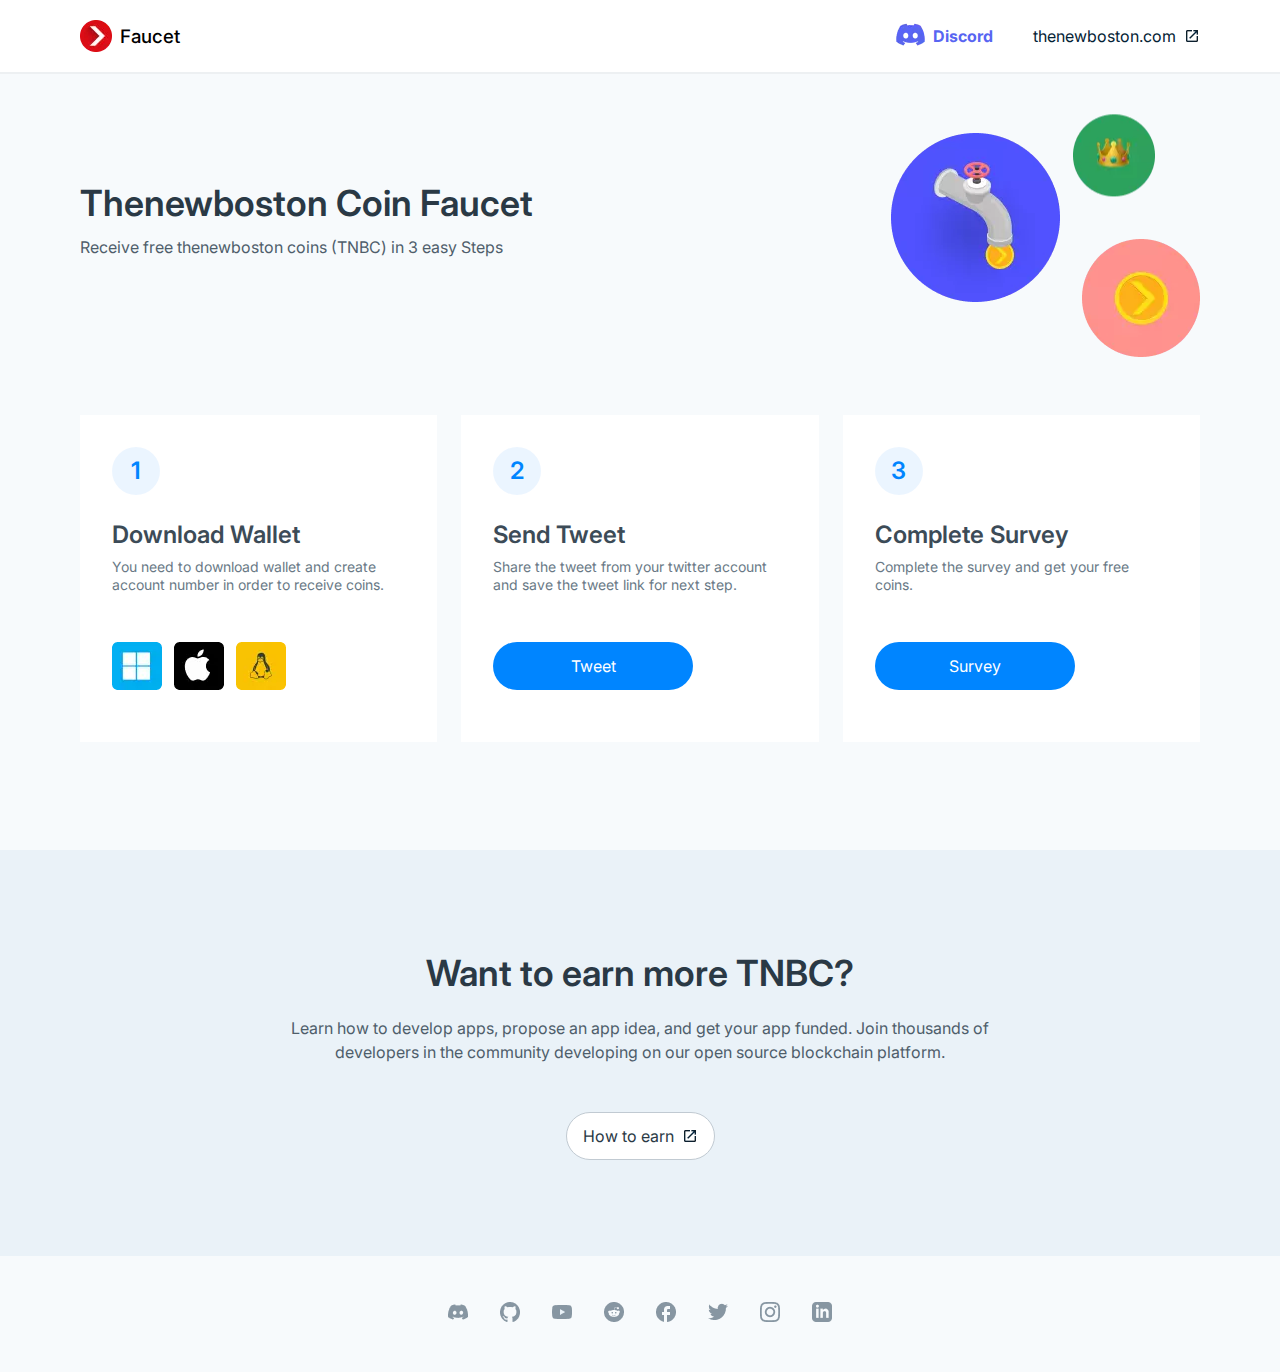
<file: index.html>
<!DOCTYPE html>
<html lang="en">

<head>
   <meta charset="UTF-8">
   <meta http-equiv="X-UA-Compatible" content="IE=edge">
   <meta name="viewport" content="width=device-width, initial-scale=1.0">
   <title>TNBC Faucet | Get free TNBC</title>
   <link href="img/favicon.ico" rel="icon">
   <meta name="title" content="TNBC Faucet | Get free TNBC">
   <meta name="description" content="thenewboston Faucet to get free TNBC">
   <meta name=”robots” content="index, follow">

   <!-- Open Graph / Facebook -->
   <meta property="og:type" content="website">
   <meta property="og:url" content="https://tnbfaucet.com/">
   <meta property="og:title" content="TNBC Faucet | Get free TNBC">
   <meta property="og:description" content="thenewboston Faucet to get free TNBC">

   <!-- Twitter -->
   <meta property="twitter:card" content="summary_large_image">
   <meta property="twitter:url" content="https://tnbfaucet.com/">
   <meta property="twitter:title" content="TNBC Faucet | Get free TNBC">
   <meta property="twitter:description" content="thenewboston Faucet to get free TNBC">

   <link rel="preconnect" href="https://fonts.googleapis.com">
   <link rel="preconnect" href="https://fonts.gstatic.com" crossorigin>
   <link href="https://fonts.googleapis.com/css2?family=Inter:wght@400;500;600;700&display=swap" rel="stylesheet">
   <link rel="stylesheet" href="./css/main.css">
</head>

<body>
   <nav>
      <div class="container nav-bar">
         <div class="brand">
            <img class="brand-logo" src="./img/tnb-logo.webp" alt="thenewboston">
            <h3 class="brand-name">Faucet</h3>
         </div>
         <div class="nav-list hide-on-md">
            <a class="nav-list-item discord-link" target="_blank" href="https://discord.com/invite/thenewboston"
               noreferrer noopenner>
               <img src="./img/discord-logo.webp" alt="Discord">
               Discord
            </a>
            <a class="nav-list-item website-link" href="https://thenewboston.com" noreferrer noopenner>
               thenewboston.com
               <img src="./icons/external-link.webp" alt="thenewboston">
            </a>
         </div>

         <img id="menu-btn" class="show-on-md" src="./icons/menu.webp" alt="Menu" role="button" tabindex="0">
      </div>

   </nav>
   <div id="mobile-nav" class="mobile-nav show-on-md">
      <a class="nav-list-item discord-link" target="_blank" href="https://discord.com/invite/thenewboston" noreferrer
         noopenner>
         <img src="./img/discord-logo.webp" alt="Discord">
         Discord
      </a>
      <a class="nav-list-item website-link" href="https://thenewboston.com" noreferrer noopenner>
         thenewboston.com
         <img src="./icons/external-link.webp" alt="thenewboston">
      </a>
   </div>

   <header class="container hero">
      <div class="hero-content">
         <h1 class="hero-heading">Thenewboston Coin Faucet</h1>
         <p class="hero-tagline">Receive free thenewboston coins (TNBC) in 3 easy Steps</p>
      </div>
      <div class="hero-images">
         <img id="purple-img" src="./img/purple.webp" alt="Faucet">
         <img id="green-img" src="./img/green.webp" alt="Crown">
         <img id="pink-img" src="./img/pink.webp" alt="TNBC">
      </div>
   </header>

   <section class="container steps">
      <div class="step">
         <div class="step-number">
            1
         </div>
         <h2 class="step-heading">Download Wallet</h2>
         <h2 class="step-description">You need to download wallet and create account number in order to receive coins.
         </h2>
         <div class="step-platforms">
            <a class="step-platform" href="https://thenewboston.com/download" target="_blank" noreferrer noopenner>
               <img src="./img/windows-logo.webp" alt="Windows">
            </a>
            <a class="step-platform" href="https://thenewboston.com/download" target="_blank" noreferrer noopenner>
               <img src="./img/macos-logo.webp" alt="MacOS">
            </a>
            <a class="step-platform" href="https://thenewboston.com/download" target="_blank" noreferrer noopenner>
               <img src="./img/linux-logo.webp" alt="Linux">
            </a>
         </div>
      </div>
      <div class="step">
         <div class="step-number">
            2
         </div>
         <h2 class="step-heading">Send Tweet</h2>
         <h2 class="step-description">Share the tweet from your twitter account and save the tweet link for next step.
         </h2>
         <a class="btn btn-primary"
            href="https://twitter.com/intent/tweet?url=https%3A%2F%2Ftnbfaucet.com&text=My%20twitter%20verification%3A%20%3CYour%20account%20number%3E&hashtags=thenewboston%2CTNB%2CTNBC%2Cverify%2CCrypto%2Ccryptocurrency%2CFaucet%2CTNBCFaucet"
            target="_blank" noreferrer noopenner>
            Tweet
         </a>
      </div>
      <div class="step">
         <div class="step-number">
            3
         </div>
         <h2 class="step-heading">Complete Survey</h2>
         <h2 class="step-description">Complete the survey and get your free coins.
         </h2>
         <a class="btn btn-primary" href="https://forms.gle/zjSqNs5kr5BHqMVu8" target="_blank" noreferrer noopenner>
            Survey
         </a>
      </div>
   </section>

   <section class="projects">
      <div class=" container projects-content">
         <h2 class="projects-heading">Want to earn more TNBC?</h2>
         <p class="projects-description">Learn how to develop apps, propose an app idea, and get your app funded. Join
            thousands of developers in the
            community developing on our open source blockchain platform.</p>
         <a class="btn btn-secondary" href="
         https://developer.thenewboston.com/projects" target="_blank">
            How to earn
            <img src="./icons/external-link.webp" alt="Projects">
         </a>
      </div>
   </section>

   <footer>
      <a href="https://discord.com/invite/thenewboston" class="social-link" target="_blank" noreferrer noopenner>
         <img src="./icons/discord.webp" alt="Discord">
      </a>
      <a href="https://github.com/thenewboston-developers" class="social-link" target="_blank" noreferrer noopenner>
         <img src="./icons/github.webp" alt="GitHub">
      </a>
      <a href="https://www.youtube.com/user/thenewboston" class="social-link" target="_blank" noreferrer noopenner>
         <img src="./icons/youtube.webp" alt="YouTube">
      </a>
      <a href="https://www.reddit.com/r/thenewboston/" class="social-link" target="_blank" noreferrer noopenner>
         <img src="./icons/reddit.webp" alt="Reddit">
      </a>
      <a href="https://www.facebook.com/thenewbostoncoin/" class="social-link" target="_blank" noreferrer noopenner>
         <img src="./icons/facebook.webp" alt="Facebook">
      </a>
      <a href="https://twitter.com/thenewboston_og" class="social-link" target="_blank" noreferrer noopenner>
         <img src="./icons/twitter.webp" alt="Twitter">
      </a>
      <a href="https://www.instagram.com/thenewbostoncoin/" class="social-link" target="_blank" noreferrer noopenner>
         <img src="./icons/instagram.webp" alt="Instagram">
      </a>
      <a href="https://www.linkedin.com/company/thenewbostoncoin/" class="social-link" target="_blank" noreferrer
         noopenner>
         <img src="./icons/linkedin.webp" alt="LinkedIn">
      </a>
   </footer>

   <script>
      document.getElementById('menu-btn').addEventListener('click', () => {
         const menu = document.getElementById('mobile-nav');
         menu.classList.toggle('open');
      })
   </script>
</body>

</html>
</file>
<file: css/main.css>
* {
   margin: 0;
   padding: 0;
   box-sizing: border-box;
   font-family: 'Inter', sans-serif;
}

a {
   text-decoration: none;
}

.container {
   max-width: 1366px;
   margin: 0 auto;
}

.btn {
   padding: 10px 16px;
   height: 48px;
   display: flex;
   align-items: center;
   justify-content: center;
   width: fit-content;
   border-radius: 100px;
}

.btn-primary {
   background:#0085FF;
   color: #FFFFFF;
   min-width: 200px;
}

.btn-secondary {
   margin: 0 auto;
   color: #2A3945;
   background: #FFFFFF;
   border: 1px solid #C1CAD2;
}

.btn-secondary img {
   margin-left: 8px;
}

.hide-on-md {
   display: block;
}

.show-on-md {
   display: none;
}

body {
   background: #F7FAFC;
}


/* Navbar */
nav {
   background: #FFFFFF;
box-shadow: 0px 2px 0px rgba(0, 0, 0, 0.04);
z-index: 2;
}

.nav-bar {
   display: flex;
   align-items: center;
   justify-content: space-between;
   height: 72px;
}

.nav-bar .brand {
   display: flex;
   align-items: center;
}

.nav-bar .brand .brand-logo {
   margin-right: 8px;
}

.nav-bar .brand .brand-name {
   font-weight: 500;
}

.nav-bar .nav-list {
   display: flex;
   align-items: center;
}

.nav-bar .nav-list .nav-list-item {
   display: flex;
   align-items: center;
}

.nav-bar .nav-list .nav-list-item:not(:last-child) {
   margin-right: 40px;
}

.nav-bar .nav-list .discord-link, .mobile-nav .discord-link{
   font-weight: 700;
   color: #5865F2;
}

.nav-bar .nav-list .discord-link img, .mobile-nav .discord-link img{
   margin-right: 8px;
}

.nav-bar .nav-list .website-link, .mobile-nav .website-link {
   color: #042235;
}

.nav-bar .nav-list .website-link img, .mobile-nav .website-link img{
   margin-left: 8px;
}

#menu-btn {
   cursor: pointer;
}

.mobile-nav {
   position: absolute;
   left: 0;
   background: #FFFFFF;
   width: 100%;
   padding: 16px 24px;
   border-bottom-left-radius: 24px;
   border-bottom-right-radius: 24px;
   transition: 0.2s ease-in-out top;
   top: -200px;
   z-index: 1;
}

.mobile-nav.open {
   top: 72px;
}

.mobile-nav .nav-list-item {
   display: flex;
   align-items: center;
   padding: 20px 0;
}

.mobile-nav .nav-list-item:not(:last-child) {
   border-bottom: 1px solid #E2E9EF;
}


/* Hero */
.hero {
   padding: 108px 0px;
   display: flex;
}

.hero-content {
   flex: 1;
}

.hero-content .hero-heading {
   color: #2A3945;
   font-weight: 600;
   font-size: 44px;
   line-height: 130%;
   margin-bottom: 8px;
}

.hero-content .hero-tagline {
   font-size: 20px;
   line-height: 150%;
   color: #4F5E6B;
}

.hero-images {
   position: relative;
   flex: 1;
}

.hero-images #purple-img {
   position: absolute;
   top: 50%;
   transform: translateY(-50%);
   right: 25%;
}

.hero-images #green-img {
   position: absolute;
   top: 0%;
   transform: translateY(-80%);
   right: 8%;
}

.hero-images #pink-img {
   position: absolute;
   top: 75%;
   right: 0;
}


/* Steps */
.steps {
   display: grid;
   grid-template-columns: repeat(3, 1fr);
   gap: 24px;
   padding: 48px 0 108px;
}

.steps .step {
   padding: 32px 32px 48px;
   background: #FFFFFF;
}

.steps .step .step-number {
   background:  rgba(0, 133, 255, 0.08);
   display: grid;
   place-items: center;
   font-weight: 600;
   font-size: 24px;
   line-height: 130%;
   color: #0085FF;
   width: 48px;
   height: 48px;
   border-radius: 24px;
   margin-bottom: 24px;
}

.steps .step .step-heading {
   font-weight: 600;
   font-size: 24px;
   line-height: 130%;
   color: #3C4B57;
   margin-bottom: 8px;
}

.steps .step .step-description {
   font-size: 14px;
   line-height: 130%;
   color: #697986;
   margin-bottom: 48px;
   font-weight: normal;
}

.step-platform:not(:last-child) {
   margin-right: 8px;
}


/* Projects */
.projects {
   padding: 96px 0px;
   background: #EAF2F8;
}

.projects-content {
   text-align: center;
}

.projects-content .projects-heading {
   font-weight: 600;
   font-size: 36px;
   line-height: 150%;
   color: #2A3945;
   margin-bottom: 16px;
}

.projects-content .projects-description {
   color: #4F5E6B;
   line-height: 150%;
   margin: 0 auto;
   margin-bottom: 48px;
   max-width: 720px;
}


/* Footer */
footer {
   height: 116px;
   display: flex;
   align-items: center;
   justify-content: center;
}

footer .social-link:not(:last-child) {
   margin-right: 32px;
}


/*  Media queries */
@media (max-width: 1366px) {
   .container {
      padding: 0 80px;
   }

   .hero {
      padding: 108px 80px;
   }

   .hero .hero-content .hero-heading {
      font-size: 36px;
   }
  
   .hero .hero-content .hero-tagline {
      font-size: 16px;
   }

   .steps {
      padding: 48px 80px 108px;
   }
}

@media (max-width: 992px) {
   .container {
      padding: 0 48px;
   }

   .hero {
      padding: 108px 48px;
   }

   .hero .hero-content {
      flex: 2;
   }

   .hero .hero-content .hero-heading {
      font-size: 30px;
   }

   .hero-images #purple-img {
      width: 110px;
      height: 110px;
      right: 40%;
   }
   
   .hero-images #green-img {
      width: 52px;
      height: 52px;
      right: 15%;
   }
   
   .hero-images #pink-img {
      width: 72px;
      height: 72px;
   }

   .steps {
      padding: 96px 48px;
      grid-template-columns: 1fr;
      grid-template-rows: repeat(3, 1fr);
   }
}

@media (max-width: 768px) {
   .hide-on-md {
      display: none!important;
   }

   .show-on-md {
      display: block;
   }

   .container {
      padding: 0 24px;
   }

   .hero {
      padding: 48px 24px 96px;
      flex-direction: column;
   }

   .hero .hero-content {
      flex: 1;
      text-align: center;
   }

   .hero .hero-content .hero-heading {
      font-size: 24px;
   }


   .hero-images {
      margin-top: 48px;
   }

   .hero-images #purple-img {
      transform: none;
   }
   
   .hero-images #green-img {
      right: 25%;
      transform: translateY(-10%);
   }
   
   .hero-images #pink-img {
      left: 22%;
      transform: translateY(-10%);
   }

   .steps {
      padding: 48px 24px 96px;
      grid-template-columns: 1fr;
      grid-template-rows: repeat(3, 1fr);
   }

   .projects-content .projects-heading {
      font-size: 24px;
   } 
   
   .projects-content .projects-description {
      font-size: 14px;
   } 

   
footer .social-link:not(:last-child) {
   margin-right: 20px;
}
}

@media (max-width: 580px) {
   .hero-images #purple-img {
      width: 85px;
      height: 85px;
      transform: none;
   }
   
   .hero-images #green-img {
      width: 40px;
      height: 40px;
      transform: translateY(-10%);
   }
   
   .hero-images #pink-img {
      width: 56px;
      height: 56px;
      transform: translateY(-10%);
   }
}

@media (max-width: 480px) {
   .hero-images #pink-img {
     left: 15%;
   }
}
</file>
